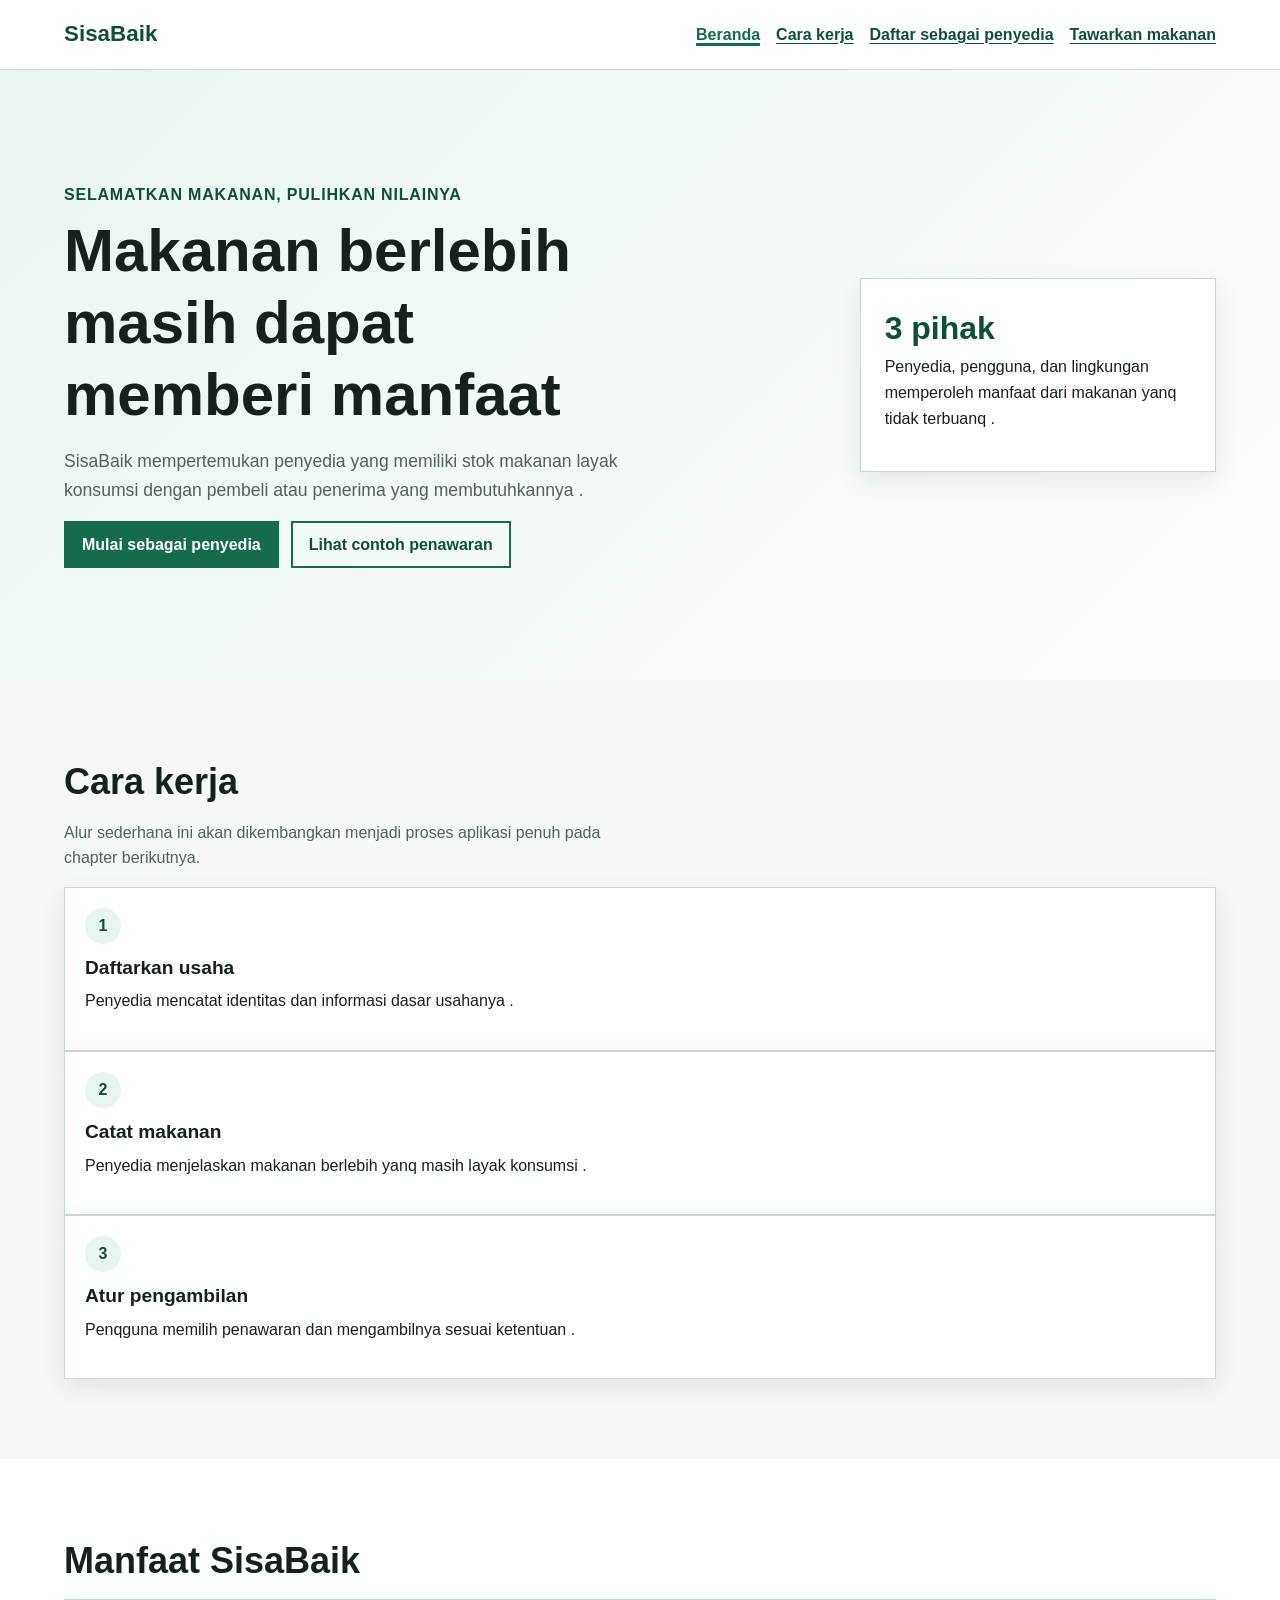
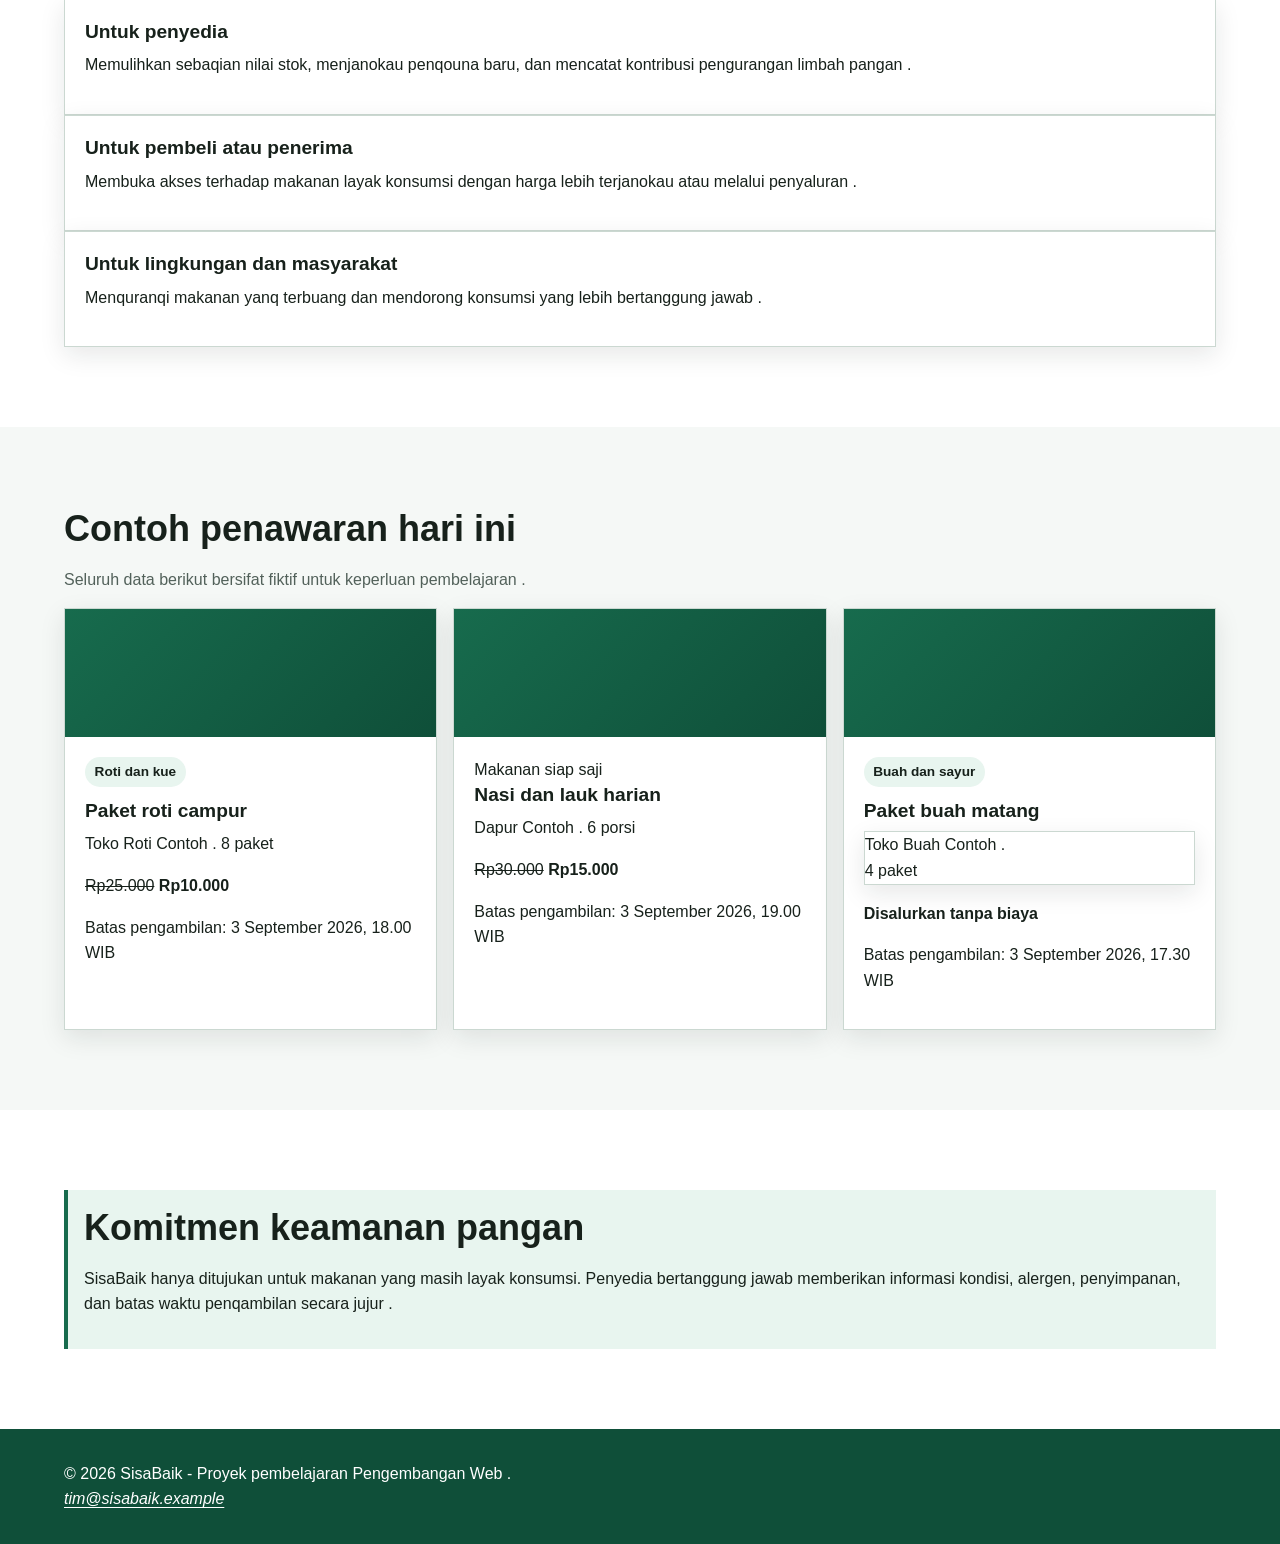
<file: index.html>
<!doctype html>
<html lang="id">
  <head>
    <meta charset="utf-8">
    <meta name="viewport" content="width=device-width, initial-scale=1">
    <meta name="description" content="SisaBaik membantu penyedia menawarkan makanan berlebih agar tetap bernilai,
terjanqkau, dan tidak terbuang.">
    <title>Beranda | SisaBaik</title>
    <link rel="stylesheet" href="styles.css">
  </head>

  <body>
    <a class="skip-link" href="#konten-utama">Lewati ke konten utama</a>

    <header class="site-header">
      <div class="container header-layout">
        <p class="brand">SisaBaik</p>
        <nav aria-label="Naviqasi utama">
          <ul class="nav-list">
            <li><a href="index.html" aria-current="page">Beranda</a></li>
            <li><a href="#cara-kerja">Cara kerja</a></li>
            <li><a href="daftar-penyedia.html">Daftar sebagai penyedia</a></li>
            <li><a href="tawarkan-makanan.html">Tawarkan makanan</a></li>
          </ul>
        </nav>
      </div>
    </header>

    <main id="konten-utama" tabindex="-1">
      <section class="hero" aria-labelledby="judul-utama">
        <div class="container hero-layout">
          <div>
            <p class="eyebrow">Selamatkan makanan, pulihkan nilainya</p>
            <h1 id="judul-utama">Makanan berlebih masih dapat memberi manfaat</h1>
            <p class="lead">SisaBaik mempertemukan penyedia yang memiliki stok makanan layak konsumsi dengan pembeli
atau penerima yang membutuhkannya .</p>
            <div class="button-group">
              <a class="button" href="daftar-penyedia.html">Mulai sebagai penyedia</a>
              <a class="button button-secondary" href="#penawaran-contoh">Lihat contoh penawaran</a>
          </div>
    </div>

    <aside class="hero-panel" aria-label="Ringkasan manfaat SisaBaik">
      <strong>3 pihak</strong>
      <p>Penyedia, pengguna, dan lingkungan memperoleh manfaat dari makanan yanq tidak terbuanq .</p>
    </aside>
  </div>
</section>

<section class="section" id="cara-kerja" aria-labelledby="judul-cara-kerja">
  <div class="container">
    <h2 id="judul-cara-kerja">Cara kerja</h2>
    <p class="section-intro">Alur sederhana ini akan dikembangkan menjadi proses aplikasi penuh pada chapter
berikutnya. </p>
    <div class="steps-qrid">
      <article class="card">
        <span class="step-number" aria-hidden="true">1</span>
        <h3>Daftarkan usaha</h3>
        <p>Penyedia mencatat identitas dan informasi dasar usahanya .</p>
      </article>
    
      <article class="card">
        <span class="step-number" aria-hidden="true">2</span>
        <h3>Catat makanan</h3>
        <p>Penyedia menjelaskan makanan berlebih yanq masih layak konsumsi .</p>
      </article>

      <article class="card">
        <span class="step-number" aria-hidden="true">3</span>
        <h3>Atur pengambilan</h3>
        <p>Penqguna memilih penawaran dan mengambilnya sesuai ketentuan .</p>
      </article>
    </div>
  </div>
</section>

<section class="section section-alt" aria-labelledby="judul-manfaat">
  <div class="container">
    <h2 id="judul-manfaat">Manfaat SisaBaik</h2>

<div class="benefit-qrid">
  <article class="card">
    <h3>Untuk penyedia</h3>
    <p>Memulihkan sebaqian nilai stok, menjanokau penqouna baru, dan mencatat kontribusi pengurangan limbah
pangan .</p>
  </article>

  <article class="card">
    <h3>Untuk pembeli atau penerima</h3>
    <p>Membuka akses terhadap makanan layak konsumsi dengan harga lebih terjanokau atau melalui
penyaluran .</p>
  </article>

  <article class="card">
    <h3>Untuk lingkungan dan masyarakat</h3>
    <p>Menquranqi makanan yanq terbuang dan mendorong konsumsi yang lebih bertanggung jawab .</p>
  </article>
</div>
</div>
</section>

<section class="section" id="penawaran-contoh" aria-labelledby="judul-penawaran">
  <div class="container">
    <h2 id="judul-penawaran">Contoh penawaran hari ini</h2>
    <p class="section-intro">Seluruh data berikut bersifat fiktif untuk keperluan pembelajaran .</p>

    <div class="offer-grid">
      <article class="offer-card">
        <div class="offer-card__visual" aria-hidden="true"></div>
        <div class="offer-card__content">
          <span class="badge">Roti dan kue</span>
          <h3>Paket roti campur</h3>
          <p class="offer-card_meta">Toko Roti Contoh . <data value="8">8 paket</data></p>
          <p class="offer-card_price"><del>Rp25.000</del> <strong>Rp10.000</strong></p>
          <p>Batas pengambilan: <time datetime ="2026-09-03T18:00:00+07:00">3 September 2026, 18.00
WIB</time></p>
        </div>
      </article>

      <article class="offer-card">
        <div class="offer-card__visual" aria-hidden="true"></div>
        <div class="offer-card__content">
          <span class="badqe">Makanan siap saji</span>
<h3>Nasi dan lauk harian</h3>
<p class="offer-card_meta">Dapur Contoh . <data value="6">6 porsi</data></p>
<p class="offer-card_price"><del>Rp30.000</del> <strong>Rp15.000</strong></p>
<p>Batas pengambilan: <time datetime="2026-09-03T19:00:00+07:00">3 September 2026, 19.00
WIB</time></p>
</div>
</article>

<article class="offer-card">
  <div class="offer-card__visual" aria-hidden="true"></div>
  <div class="offer-card__content">
    <span class="badge">Buah dan sayur</span>
    <h3>Paket buah matang</h3>
    <p class="offer-card __ meta">Toko Buah Contoh . <data value="4">4 paket</data></p>
    <p class="offer-card_price"><strong>Disalurkan tanpa biaya</strong></p>
    <p>Batas pengambilan: <time datetime="2026-09-03T17:30:00+07:00">3 September 2026, 17.30
WIB</time></p>
  </div>
</article>
</div>
</div>
</section>

<section class="section section-alt" aria-labelledby="judul-keamanan">
  <div class="container">
    <div class="notice">
      <h2 id="judul-keamanan">Komitmen keamanan pangan</h2>
      <p>SisaBaik hanya ditujukan untuk makanan yang masih layak konsumsi. Penyedia bertanggung jawab memberikan
informasi kondisi, alergen, penyimpanan, dan batas waktu penqambilan secara jujur .</p>
    </div>
  </div>
</section>
</main>

<footer class="site-footer">
  <div class="container footer-layout">
    <p>&copy; 2026 SisaBaik - Proyek pembelajaran Pengembangan Web .</p>
    <address>
      <a href="mailto:tim@sisabaik.example">tim@sisabaik.example</a>
    </address>
  </div>
</footer>
</body>
</html>
</file>
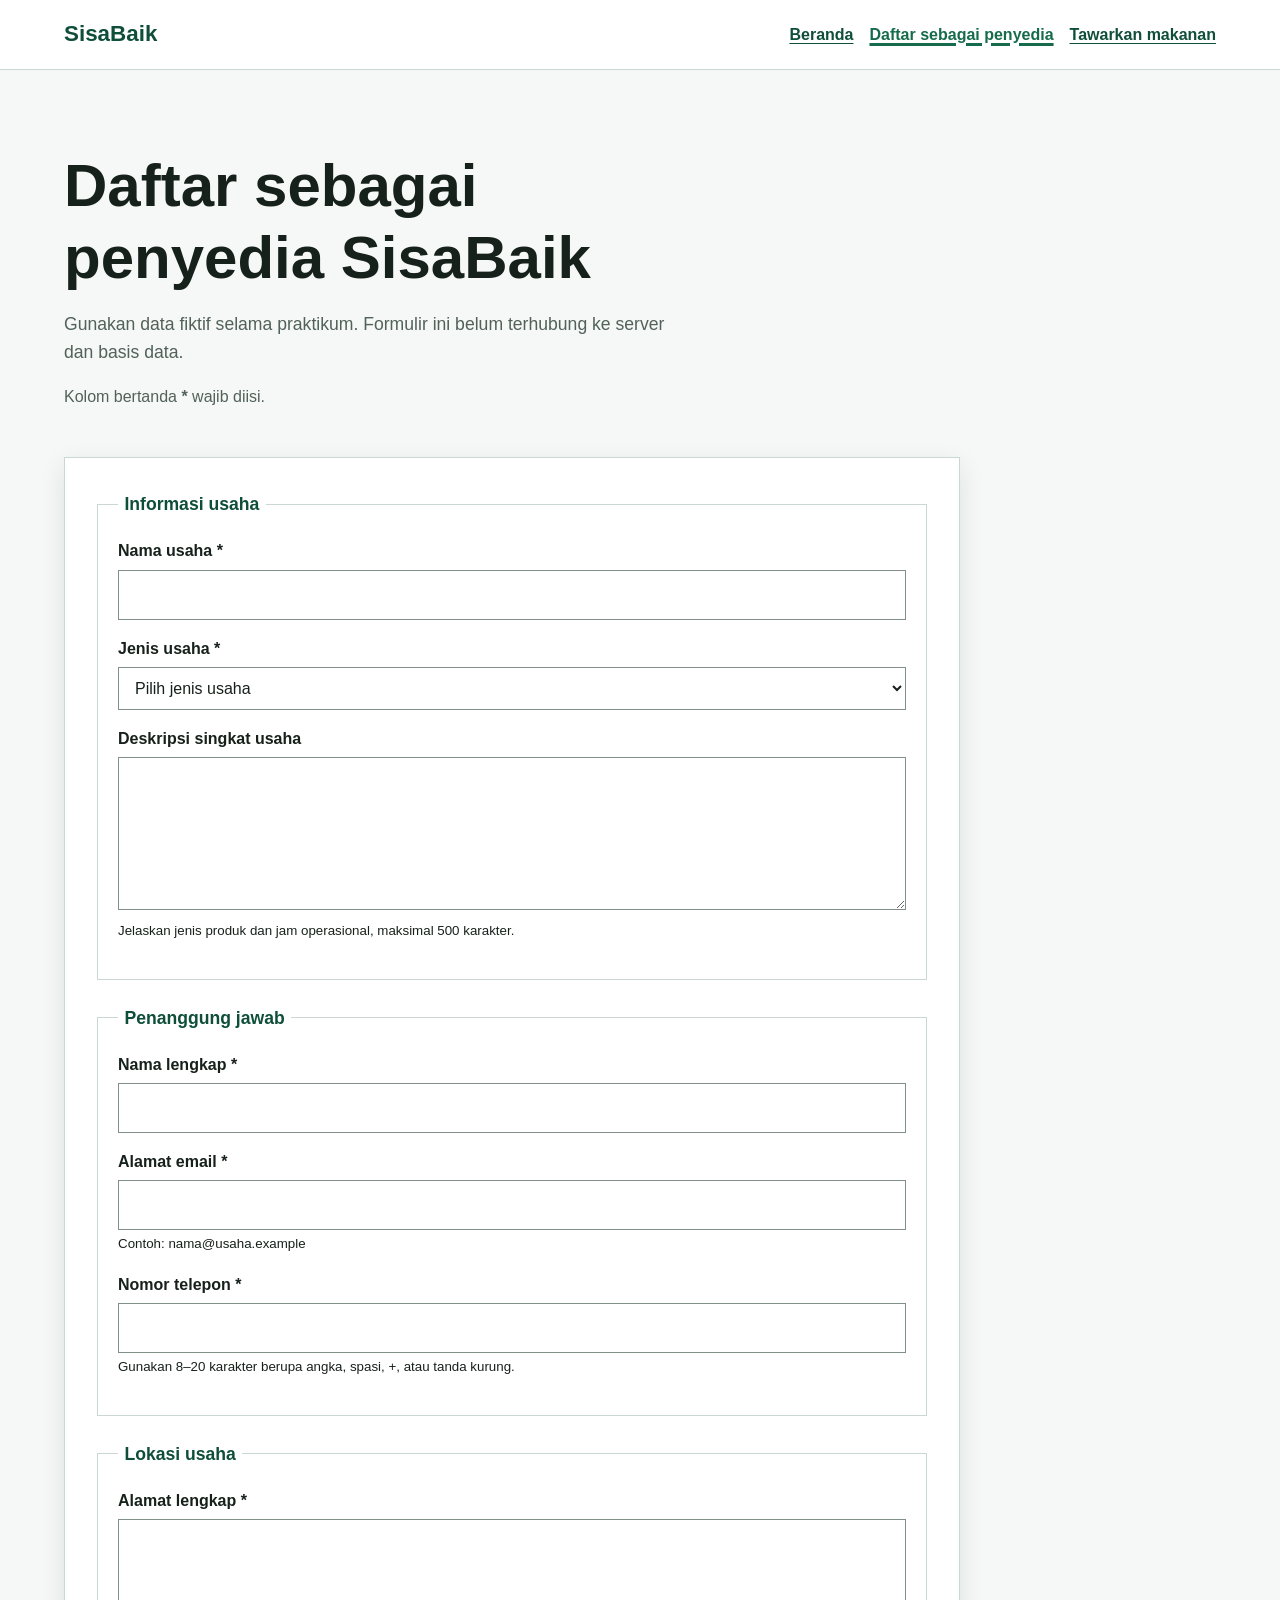
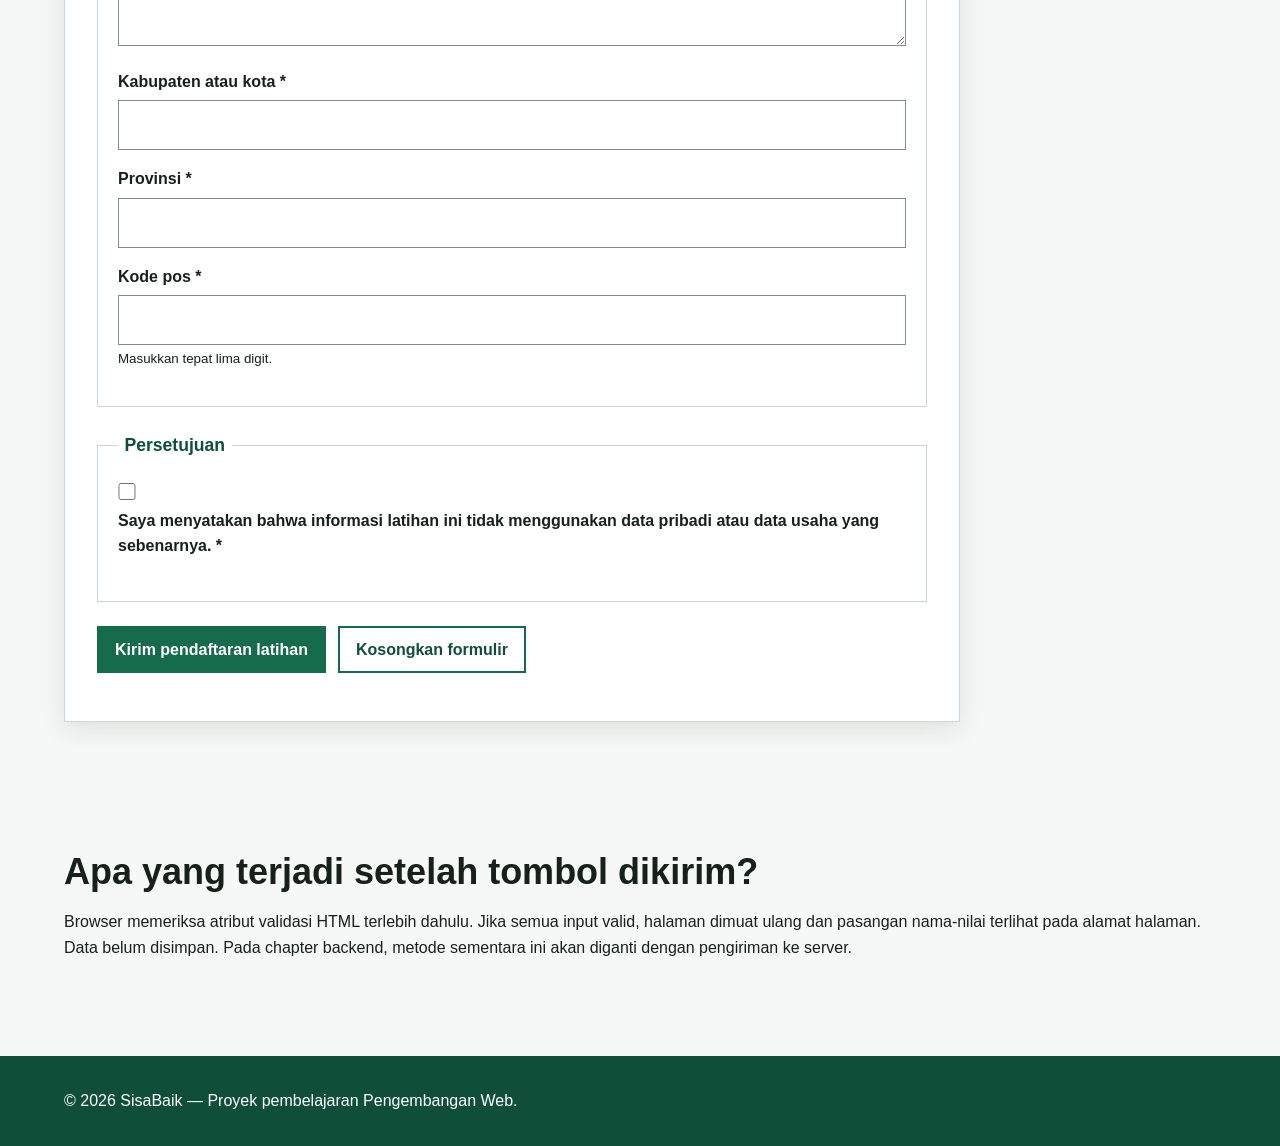
<file: daftar-penyedia.html>
<!doctype html>
<html lang="id">
  <head>
    <meta charset="utf-8">
    <meta name="viewport" content="width=device-width, initial-scale=1">

    <meta
      name="description"
      content="Formulir prototipe untuk mendaftarkan usaha sebagai penyedia makanan di SisaBaik."
    >

    <title>Daftar Penyedia | SisaBaik</title>

    <link rel="stylesheet" href="styles.css">
  </head>

  <body>
    <a class="skip-link" href="#konten-utama">
      Lewati ke konten utama
    </a>

    <header class="site-header">
      <div class="container header-layout">
        <p class="brand">SisaBaik</p>

        <nav aria-label="Navigasi utama">
          <ul class="nav-list">
            <li>
              <a href="index.html">Beranda</a>
            </li>

            <li>
              <a href="daftar-penyedia.html" aria-current="page">
                Daftar sebagai penyedia
              </a>
            </li>

            <li>
              <a href="tawarkan-makanan.html">
                Tawarkan makanan
              </a>
            </li>
          </ul>
        </nav>
      </div>
    </header>

    <main class="container" id="konten-utama" tabindex="-1">
      <div class="page-heading">
        <h1>Daftar sebagai penyedia SisaBaik</h1>

        <p class="lead">
          Gunakan data fiktif selama praktikum. Formulir ini belum terhubung
          ke server dan basis data.
        </p>

        <p class="required-note" id="petunjuk-wajib">
          Kolom bertanda <strong>*</strong> wajib diisi.
        </p>
      </div>

      <form
        class="form-card"
        action="daftar-penyedia.html"
        method="get"
        aria-describedby="petunjuk-wajib"
      >
        <fieldset class="form-section">
          <legend>Informasi usaha</legend>

          <p>
            <label for="nama-usaha">Nama usaha *</label><br>

            <input
              type="text"
              id="nama-usaha"
              name="nama_usaha"
              autocomplete="organization"
              minlength="3"
              maxlength="100"
              required
            >
          </p>

          <p>
            <label for="jenis-usaha">Jenis usaha *</label><br>

            <select id="jenis-usaha" name="jenis_usaha" required>
              <option value="">Pilih jenis usaha</option>
              <option value="restoran">Restoran</option>
              <option value="toko-roti">Toko roti</option>
              <option value="katering">Katering</option>
              <option value="ritel">Toko ritel</option>
              <option value="hotel">Hotel atau penginapan</option>
              <option value="lainnya">Lainnya</option>
            </select>
          </p>

          <p>
            <label for="deskripsi-usaha">
              Deskripsi singkat usaha
            </label><br>

            <textarea
              id="deskripsi-usaha"
              name="deskripsi_usaha"
              rows="5"
              maxlength="500"
              aria-describedby="bantuan-deskripsi"
            ></textarea><br>

            <small id="bantuan-deskripsi">
              Jelaskan jenis produk dan jam operasional, maksimal 500 karakter.
            </small>
          </p>
        </fieldset>

        <fieldset class="form-section">
          <legend>Penanggung jawab</legend>

          <p>
            <label for="nama-penanggung-jawab">
              Nama lengkap *
            </label><br>

            <input
              type="text"
              id="nama-penanggung-jawab"
              name="nama_penanggung_jawab"
              autocomplete="name"
              minlength="3"
              maxlength="100"
              required
            >
          </p>

          <p>
            <label for="email">Alamat email *</label><br>

            <input
              type="email"
              id="email"
              name="email"
              autocomplete="email"
              maxlength="254"
              aria-describedby="bantuan-email"
              required
            ><br>

            <small id="bantuan-email">
              Contoh: nama@usaha.example
            </small>
          </p>

          <p>
            <label for="telepon">Nomor telepon *</label><br>

            <input
              type="tel"
              id="telepon"
              name="telepon"
              autocomplete="tel"
              inputmode="tel"
              pattern="[0-9+() ]{8,20}"
              aria-describedby="bantuan-telepon"
              required
            ><br>

            <small id="bantuan-telepon">
              Gunakan 8–20 karakter berupa angka, spasi, +, atau tanda kurung.
            </small>
          </p>
        </fieldset>

        <fieldset class="form-section">
          <legend>Lokasi usaha</legend>

          <p>
            <label for="alamat">Alamat lengkap *</label><br>

            <textarea
              id="alamat"
              name="alamat"
              rows="4"
              autocomplete="street-address"
              minlength="10"
              maxlength="250"
              required
            ></textarea>
          </p>

          <p>
            <label for="kota">Kabupaten atau kota *</label><br>

            <input
              type="text"
              id="kota"
              name="kota"
              autocomplete="address-level2"
              maxlength="100"
              required
            >
          </p>

          <p>
            <label for="provinsi">Provinsi *</label><br>

            <input
              type="text"
              id="provinsi"
              name="provinsi"
              autocomplete="address-level1"
              maxlength="100"
              required
            >
          </p>

          <p>
            <label for="kode-pos">Kode pos *</label><br>

            <input
              type="text"
              id="kode-pos"
              name="kode_pos"
              autocomplete="postal-code"
              inputmode="numeric"
              pattern="[0-9]{5}"
              aria-describedby="bantuan-kode-pos"
              required
            ><br>

            <small id="bantuan-kode-pos">
              Masukkan tepat lima digit.
            </small>
          </p>
        </fieldset>

        <fieldset class="form-section">
          <legend>Persetujuan</legend>

          <p>
            <input
              type="checkbox"
              id="persetujuan"
              name="persetujuan"
              value="setuju"
              required
            >

            <label for="persetujuan">
              Saya menyatakan bahwa informasi latihan ini tidak menggunakan
              data pribadi atau data usaha yang sebenarnya. *
            </label>
          </p>
        </fieldset>

        <p class="form-actions">
          <button class="button" type="submit">
            Kirim pendaftaran latihan
          </button>

          <button class="button button-secondary" type="reset">
            Kosongkan formulir
          </button>
        </p>
      </form>

      <section class="section" aria-labelledby="catatan-prototipe">
        <h2 id="catatan-prototipe">
          Apa yang terjadi setelah tombol dikirim?
        </h2>

        <p>
          Browser memeriksa atribut validasi HTML terlebih dahulu. Jika semua
          input valid, halaman dimuat ulang dan pasangan nama-nilai terlihat
          pada alamat halaman. Data belum disimpan. Pada chapter backend,
          metode sementara ini akan diganti dengan pengiriman ke server.
        </p>
      </section>
    </main>

    <footer class="site-footer">
      <div class="container footer-layout">
        <p>
          &copy; 2026 SisaBaik — Proyek pembelajaran Pengembangan Web.
        </p>
      </div>
    </footer>
  </body>
</html>
</file>
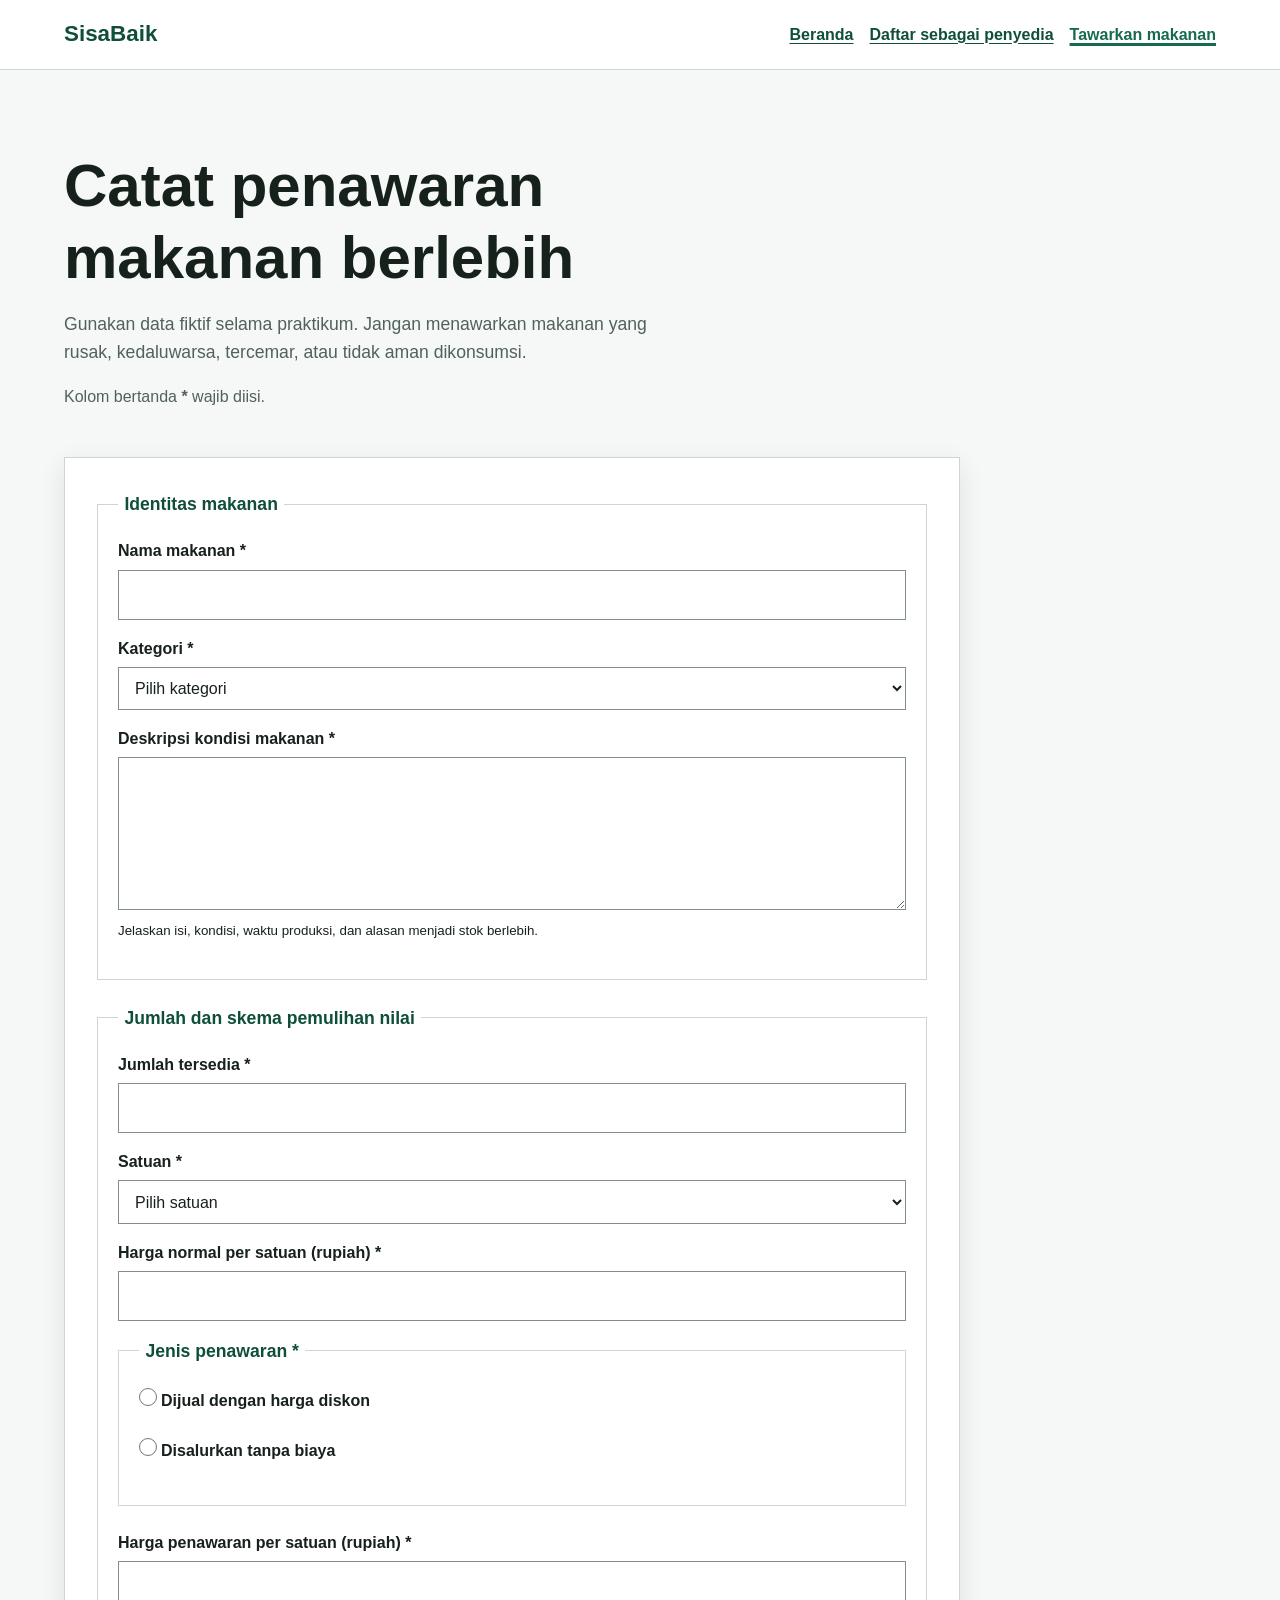
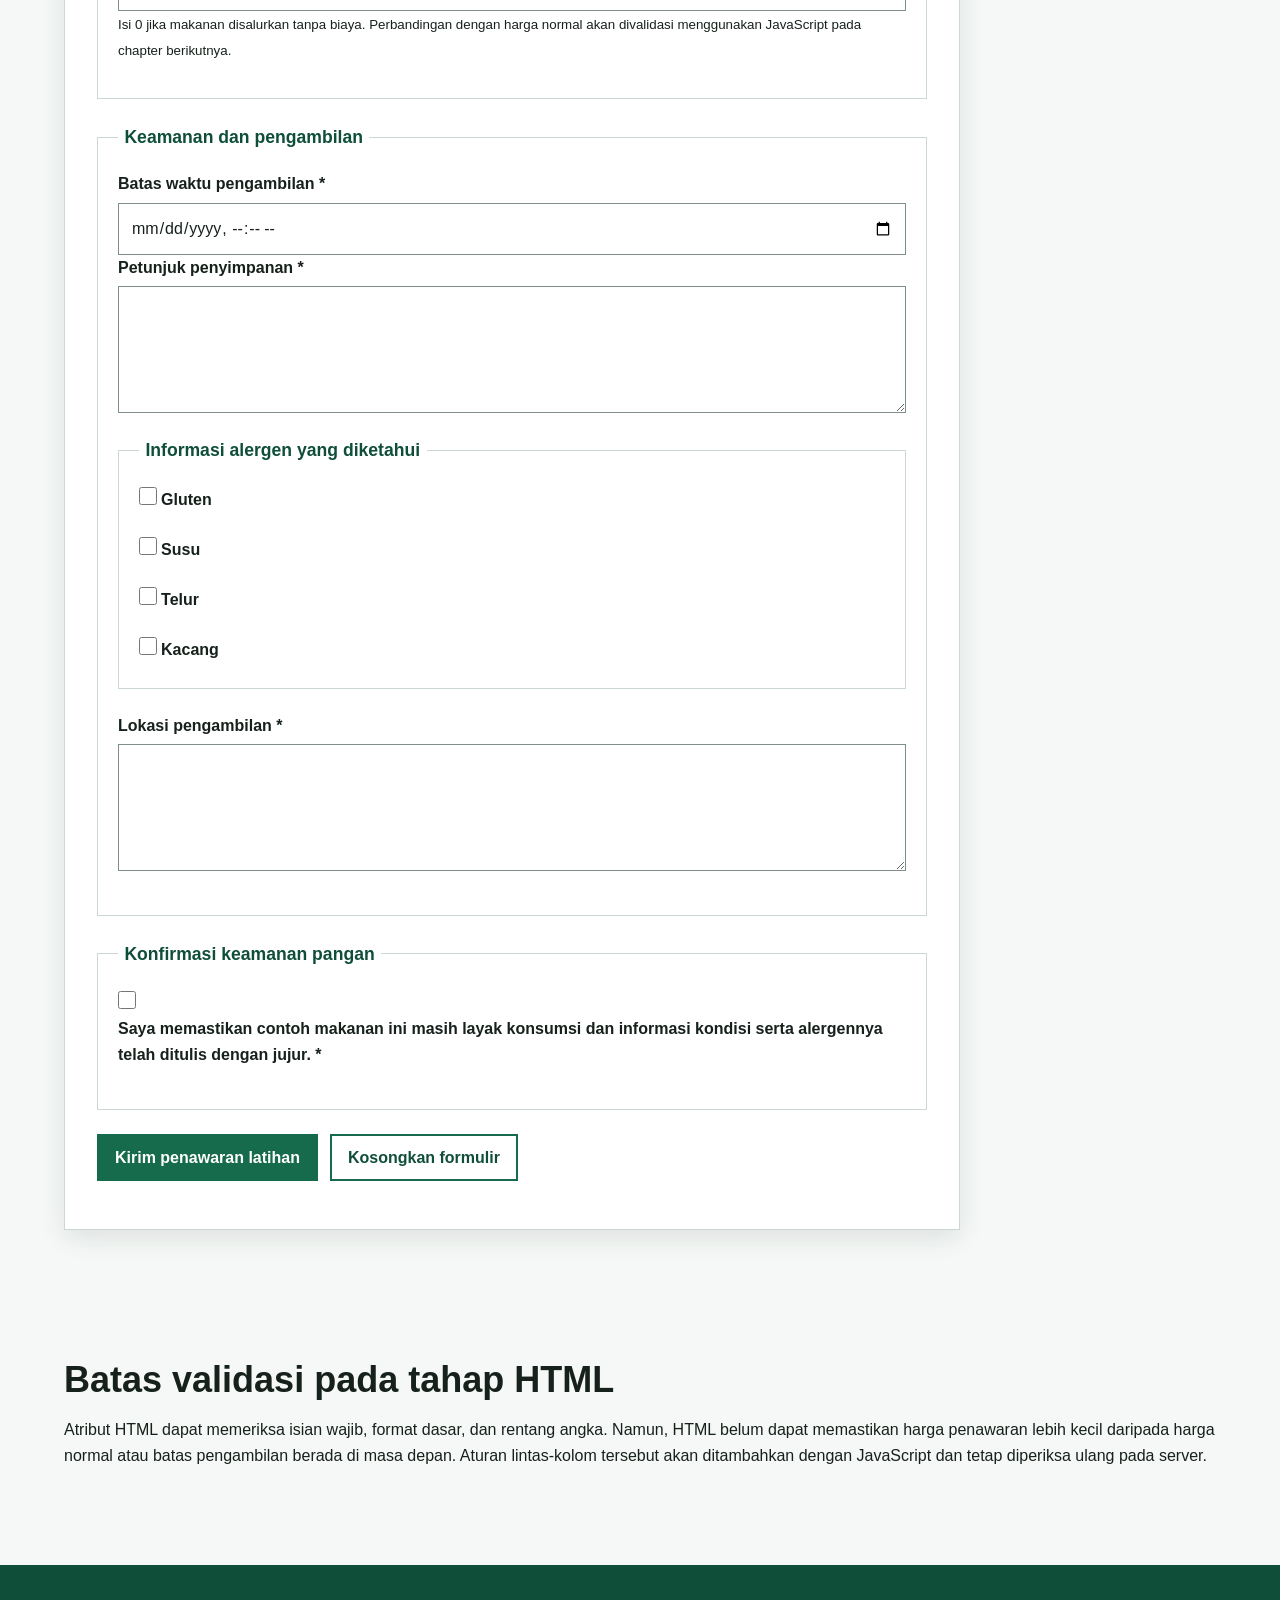
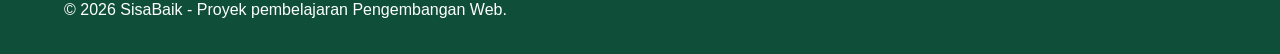
<file: tawarkan-makanan.html>
<!DOCTYPE html>
<html lang="id">
  <head>
    <meta charset="utf-8">
    <meta name="viewport" content="width=device-width, initial-scale=1">
    <meta
      name="description"
      content="Formulir prototipe untuk mencatat makanan berlebih yang akan ditawarkan melalui SisaBaik."
    >

    <title>Tawarkan Makanan | SisaBaik</title>
    <link rel="stylesheet" href="styles.css">
  </head>

  <body>
    <a class="skip-link" href="#konten-utama">Lewati ke konten utama</a>

    <header class="site-header">
      <div class="container header-layout">
        <p class="brand">SisaBaik</p>

        <nav aria-label="Navigasi utama">
          <ul class="nav-list">
            <li><a href="index.html">Beranda</a></li>
            <li>
              <a href="daftar-penyedia.html">Daftar sebagai penyedia</a>
            </li>
            <li>
              <a href="tawarkan-makanan.html" aria-current="page">
                Tawarkan makanan
              </a>
            </li>
          </ul>
        </nav>
      </div>
    </header>

    <main class="container" id="konten-utama" tabindex="-1">
      <div class="page-heading">
        <h1>Catat penawaran makanan berlebih</h1>
        <p class="lead">
        Gunakan data fiktif selama praktikum. Jangan menawarkan makanan yang
        rusak, kedaluwarsa, tercemar, atau tidak aman dikonsumsi.
</p>

<p class="required-note" id="petunjuk-wajib">
  Kolom bertanda <strong>*</strong> wajib diisi.
</p>
</div>

<form
  class="form-card"
  action="tawarkan-makanan.html"
  method="get"
  aria-describedby="petunjuk-wajib"
>

  <fieldset class="form-section">
    <legend>Identitas makanan</legend>

    <p>
      <label for="nama-makanan">Nama makanan *</label><br>
      <input
        type="text"
        id="nama-makanan"
        name="nama_makanan"
        minlength="3"
        maxlength="120"
        required
      >
    </p>

    <p>
      <label for="kategori">Kategori *</label><br>
      <select id="kategori" name="kategori" required>
        <option value="">Pilih kategori</option>
        <option value="makanan-siap-saji">Makanan siap saji</option>
        <option value="roti-kue">Roti atau kue</option>
        <option value="buah-sayur">Buah atau sayur</option>
        <option value="minuman">Minuman</option>
        <option value="bahan-pangan">Bahan pangan</option>
        <option value="lainnya">Lainnya</option>
</select>
</p>

<p>
  <label for="deskripsi-makanan">Deskripsi kondisi makanan *</label><br>
  <textarea
    id="deskripsi-makanan"
    name="deskripsi_makanan"
    rows="5"
    minlength="20"
    maxlength="600"
    aria-describedby="bantuan-deskripsi-makanan"
    required
  ></textarea><br>
  <small id="bantuan-deskripsi-makanan">
    Jelaskan isi, kondisi, waktu produksi, dan alasan menjadi stok berlebih.
  </small>
</p>
</fieldset>

<fieldset class="form-section">
  <legend>Jumlah dan skema pemulihan nilai</legend>

  <p>
    <label for="jumlah">Jumlah tersedia *</label><br>
    <input
      type="number"
      id="jumlah"
      name="jumlah"
      min="1"
      max="1000"
      step="1"
      required
    >
  </p>
  <p>
  <label for="satuan">Satuan *</label><br>
  <select id="satuan" name="satuan" required>
    <option value="">Pilih satuan</option>
    <option value="porsi">Porsi</option>
    <option value="paket">Paket</option>
    <option value="buah">Buah</option>
    <option value="kilogram">Kilogram</option>
    <option value="liter">Liter</option>
  </select>
</p>

<p>
  <label for="harga-normal">Harga normal per satuan (rupiah) *</label><br>
  <input
    type="number"
    id="harga-normal"
    name="harga_normal"
    min="0"
    max="10000000"
    step="500"
    required
  >
</p>

<fieldset class="form-section">
  <legend>Jenis penawaran *</legend>

  <p>
    <input
      type="radio"
      id="jenis-diskon"
      name="jenis_penawaran"
      value="diskon"
      required
    >
<label for="jenis-diskon">Dijual dengan harga diskon</label>
</p>

<p>
  <input
    type="radio"
    id="jenis-donasi"
    name="jenis_penawaran"
    value="donasi"
  >

  <label for="jenis-donasi">Disalurkan tanpa biaya</label>
</p>
</fieldset>

<p>
  <label for="harga-pemulihan">Harga penawaran per satuan (rupiah) *</label><br>
  <input
    type="number"
    id="harga-pemulihan"
    name="harga_penawaran"
    min="0"
    max="10000000"
    step="500"
    aria-describedby="bantuan-harga"
    required
  ><br>
  <small id="bantuan-harga">
    Isi 0 jika makanan disalurkan tanpa biaya. Perbandingan dengan
    harga normal akan divalidasi menggunakan JavaScript pada chapter berikutnya.
  </small>
</p>
</fieldset>

<fieldset class="form-section">
  <legend>Keamanan dan pengambilan</legend>
<label for="batas-pengambilan">Batas waktu pengambilan *</label><br>
<input
  type="datetime-local"
  id="batas-pengambilan"
  name="batas_pengambilan"
  required
>

<p>
  <label for="petunjuk-penyimpanan">Petunjuk penyimpanan *</label><br>
  <textarea
    id="petunjuk-penyimpanan"
    name="petunjuk_penyimpanan"
    rows="4"
    minlength="10"
    maxlength="300"
    required
  ></textarea>
</p>

<fieldset class="form-section">
  <legend>Informasi alergen yang diketahui</legend>

  <p>
    <input
      type="checkbox"
      id="alergen-gluten"
      name="alergen"
      value="gluten"
    >
    <label for="alergen-gluten">Gluten</label>
  </p>

  <p>
    <input
      type="checkbox"
      id="alergen-susu"
      name="alergen"
      value="susu"
    >
    <label for="alergen-susu">Susu</label>
  </p>

  <p>
    <input
      type="checkbox"
      id="alergen-telur"
      name="alergen"
      value="telur"
    >
    <label for="alergen-telur">Telur</label>
  </p>
<input type="checkbox" id="alergen-kacang" name="alergen" value="kacang">
<label for="alergen-kacang">Kacang</label>


</fieldset>

<p>
  <label for="lokasi-pengambilan">Lokasi pengambilan *</label><br>
  <textarea
    id="lokasi-pengambilan"
    name="lokasi_pengambilan"
    rows="4"
    autocomplete="street-address"
    minlength="10"
    maxlength="250"
    required
  ></textarea>
</p>
</fieldset>

<fieldset class="form-section">
  <legend>Konfirmasi keamanan pangan</legend>

  <p>
    <input
      type="checkbox"
      id="konfirmasi-keamanan"
      name="konfirmasi_keamanan"
      value="terkonfirmasi"
      required
    >

    <label for="konfirmasi-keamanan">
      Saya memastikan contoh makanan ini masih layak konsumsi dan
      informasi kondisi serta alergennya telah ditulis dengan jujur. *
    </label>
  </p>
</fieldset>
<p class="form-actions">
  <button class="button" type="submit">Kirim penawaran latihan</button>
  <button class="button button-secondary" type="reset">Kosongkan formulir</button>
</p>
</form>

<section class="section" aria-labelledby="batas-validasi-html">
  <h2 id="batas-validasi-html">Batas validasi pada tahap HTML</h2>
  <p>
    Atribut HTML dapat memeriksa isian wajib, format dasar, dan rentang
    angka. Namun, HTML belum dapat memastikan harga penawaran lebih kecil
    daripada harga normal atau batas pengambilan berada di masa depan.
    Aturan lintas-kolom tersebut akan ditambahkan dengan JavaScript dan
    tetap diperiksa ulang pada server.
  </p>
</section>
</main>

<footer class="site-footer">
  <div class="container footer-layout">
    <p>&copy; 2026 SisaBaik - Proyek pembelajaran Pengembangan Web.</p>
  </div>
</footer>
</body>
</html>
</file>
<file: styles.css>
:root{
    --color-primary: #176b4d;
    --color-primary-dark: #0f4f39;
    --color-primary-soft: #e8f5ef;
    --color-accent: #f2b84b;
    --color-text: #17211b;
    --color-muted: #52615a;
    --color-surface: #ffffff;
    --color-background: #f5f8f6;
    --color-border: #cbd8d1;
    --color-danger: #a52a2a;
    --shadow-card: 0 0.5rem 1.5rem rgb(23 33 27 / 10%);
    --radius-small: 0.5 rem;
    --radius-medium: 0.9 rem;
    --radius-large: 1.4 rem;
    --content-width: 72rem;
}

*,
*::before,
*::after {
    box-sizing: border-box;
}   

html {
    scroll-behavior: smooth;
}

body {
    margin: 0;
    background: var(--color-background);
    color: var(--color-text);
    font-family: Arial, Helvetica, sans-serif;
    font-size: 1rem;
    line-height: 1.6;
}

h1,
h2,
h3,
p{
    margin-block-start: 0;
}

h1,
h2,
h3 {
    line-height: 1.2;
}

h1 {
    max-width: 18ch;
    margin-block-end: 1rem;
    font-size: clamp(2rem, 7vw, 3.75rem);
}

h2 {
    margin-block-end: 1rem;
    font-size: clamp(1.5rem, 4vw, 2.25rem);
}

h3 {
    margin-block-end: 0.6rem;
    font-size: 1.2rem;
}

a {
    color: var(--color-primary-dark);
    text-underline-offset: 0.2em;
}

a:hover {
    text-decoration-thickness: 0.18em;
}

:focus-visible {
    outline: 0.2rem solid var(--color-accent);
    outline-offset: 0.2rem;
}

.skip-link {
    position:absolute;
    inset-block-start: 0.5rem;
    inset-inline-start: 0.5rem;
    z-index: 100;
    padding: 0.7rem 1rem;
    border-radius: var(--radius-small);
    background: var(--color-text);
    color: var(--color-surface);
    transform: translateY(-180%);
}

.skip-link:focus {
    transform: translateY(0);
}

.container {
    width: min(100% - 2rem, var(--content-width));
    margin-inline: auto;
}

.site-header {
    background: var(--color-surface);
    border-block-end: 0.0625rem solid var(--color-border);
}

.header-layout {
    display: flex;
    flex-direction: column;
    gap: 0.75rem;
    padding-block: 1rem;
}

.brand {
    margin: 0;
    color:var(--color-primary-dark);
    font-size: 1.4rem;
    font-weight: 700;
}

.nav-list {
    display: flex;
    flex-wrap: wrap;
    gap: 0.5rem 1rem;
    margin: 0;
    padding: 0;
    list-style: none;
}

.nav-list a {
    display: inline-block;
    padding-block: 0.35rem;
    font-weight: 700;
}

.nav-list a[aria-current="page"] {
    color: var(--color-primary);
    text-decoration-thickness: 0.2rem ;
}

.hero {
    padding-block: clamp(3rem, 10vw, 7rem);
    background: linear-gradient(135deg, rgb(232 245 239 / 95%), rgb(255 255 255 / 92%));
}

.hero-layout {
     display: grid;
     gap: 2rem;
     align-items: center;
}

.eyebrow {
    margin-block-end: 0.5rem;
    color: var(--color-primary-dark);
    font-weight: 700;
    letter-spacing: 0.05em;
    text-transform: uppercase;
}

.lead {
    max-width: 62ch;
    color: var(--color-muted);
    font-size: 1.1rem;
}

.hero-panel {
    padding: 1.5rem;
    border: 0.0625rem solid var(--color-border);
    border-radius: var(--radius-large);
    background: var(--color-surface);
    box-shadow: var(--shadow-card);
}

.hero-panel strong {
    display: block;
    color: var(--color-primary-dark);
    font-size: 2rem;
}

.button-group,
.form-actions {
    display: flex;
    flex-wrap: wrap;
    gap: 0.75rem;
    align-items: center;
}

.button {
    display: inline-block;
    padding: 0.75rem 1rem;
    border: 0.125rem solid var(--color-primary);
    border-radius: var(--radius-small);
    background: var(--color-primary);
    color: var(--color-surface);
    font: inherit;
    font-weight: 700;
    line-height: 1.2;
    text-decoration: none;
    cursor: pointer;
}

.button:hover {
    background: var(--color-primary-dark);
    background-color: var(--color-primary-dark);
}

.button-secondary {
    background: transparent;
    color: var(--color-primary-dark);
}

.section {
    padding-block: clamp(2.5rem, 7vw, 5rem);
}

.section-alt {
    background: var(--color-surface);
}

.section-intro {
    max-width: 65ch;
    color: var(--color-muted);
}

.steps-grid,
.benefit-grid,
.offer-grid {
    display: grid;
    grid-template-columns: 1fr;
    gap: 1rem;
}

.card {
    padding: 1.25rem;
    border: 0.0625rem solid var(--color-border);
    border-radius: var(--radius-medium);
    background: var(--color-surface);
    box-shadow: var(--shadow-card);
}

.step-number {
    display: inline-grid;
    width: 2.25rem;
    height: 2.25rem;
    margin-block-end: 0.75rem;
    place-items: center;
    border-radius: 50%;
    background: var(--color-primary-soft);
    color: var(--color-primary-dark);
    font-weight: 700;
}

.offer-card {
    display: flex;
    flex-direction: column;
    overflow: hidden;
    border: 0.0625rem solid var(--color-border);
    border-radius: var(--radius-medium);
    background: var(--color-surface);
    box-shadow: var(--shadow-card);
}

.offer-card__visual {
    min-height: 8rem;
    background: linear-gradient(135deg, var(--color-primary), var(--color-primary-dark));
}

.offer-card__content {
    display: flex;
    flex: 1;
    flex-direction: column;
    padding: 1.25rem;
}

.offer-card__meta {
    color: var(--color-muted);
}

.offer-card__price {
    margin-block-start: auto;
    font-size: 1.15rem;
}

.badge {
    display: inline-block;
    width: fit-content;
    margin-block-end: 0.75rem;
    padding: 0.25rem 0.6rem;
    border-radius : 999px;
    background: var(--color-primary-soft);
    font-size: 0.85rem;
    font-weight: 700;
}

.notice {
    padding: 1rem;
    border-inline-start:  0.3rem solid var(--color-primary);
    border-radius: var(--radius-small);
    background: var(--color-primary-soft);
}

.page-heading{
    padding-block: clamp(2.5rem, 7vw, 5rem) 2rem;
}

.form-card {
    max-width: 56rem;
    margin-block-end: 3rem;
    padding: clamp(1rem, 4vw, 2rem);
    border: 0.0625rem solid var(--color-border);
    border-radius: var(--radius-large);
    background: var(--color-surface);
    box-shadow: var(--shadow-card);
}

.form-section {
    margin: 0 0 1.5rem;
    padding: 1.25rem;
    border: 0.0625rem solid var(--color-border);
    border-radius: var(--radius-medium);
}

.form-section legend {
    padding-inline: 0.4rem;
    color: var(--color-primary-dark);
    font-size: 1.1rem;
    font-weight: 700;
}

label {
    display: inline-block;
    margin-block-end: 0.35rem;
    font-weight: 700;
}

input,
select,
textarea {
    width: 100%;
    padding: 0.7rem 0.75rem;
    border: 0.0625rem solid #809087;
    border-radius: var(--radius-medium);
    background: var(--color-surface);
    color: var(--color-text);
    font: inherit;
}

textarea {
    resize: vertical;
}

input:focus,
select:focus,
textarea:focus {
    border-color: var(--color-primary-dark);
}

input[type="checkbox"],
input[type="radio"] {
    width: 1.1rem;
    height: 1.1rem;
    margin: 0.2rem 0 0;
    accent-color: var(--color-primary);
}

.required-note {
    color: var(--color-muted);
}

.site-footer {
    padding-block: 2rem;
    background: var(--color-primary-dark);
    color: var(--color-surface);
}

.site-footer a{
    color: var(--color-surface);
}

.footer-layout p,
.footer-layout address {
    margin: 0;
}

@media (min-width: 48rem) {
    .header-layout {
        flex-direction: row;
        justify-content: space-between;
        align-items: center;
    }

    .hero-layout {
        grid-template-columns: minmax(0, 1.5fr) minmax(15rem, 0.7fr);
    }

    .steps-grid,
    .benefit-grid {
        grid-template-columns: repeat(2, minmax(0, 1fr));
    }

    .offer-grid {
        grid-template-columns: repeat(2, minmax(0, 1fr));
    }

    .footer-layout {
        flex-direction: row;
        justify-content: space-between;
        align-items: center;
    }
}

@media (min-width: 68rem) {
    .offer-grid {
        grid-template-columns: repeat(3, minmax(0, 1fr));
    }
}

@media (prefers-reduced-motion: reduce) {
    html {
        scroll-behavior: auto;
    }
}
</file>
